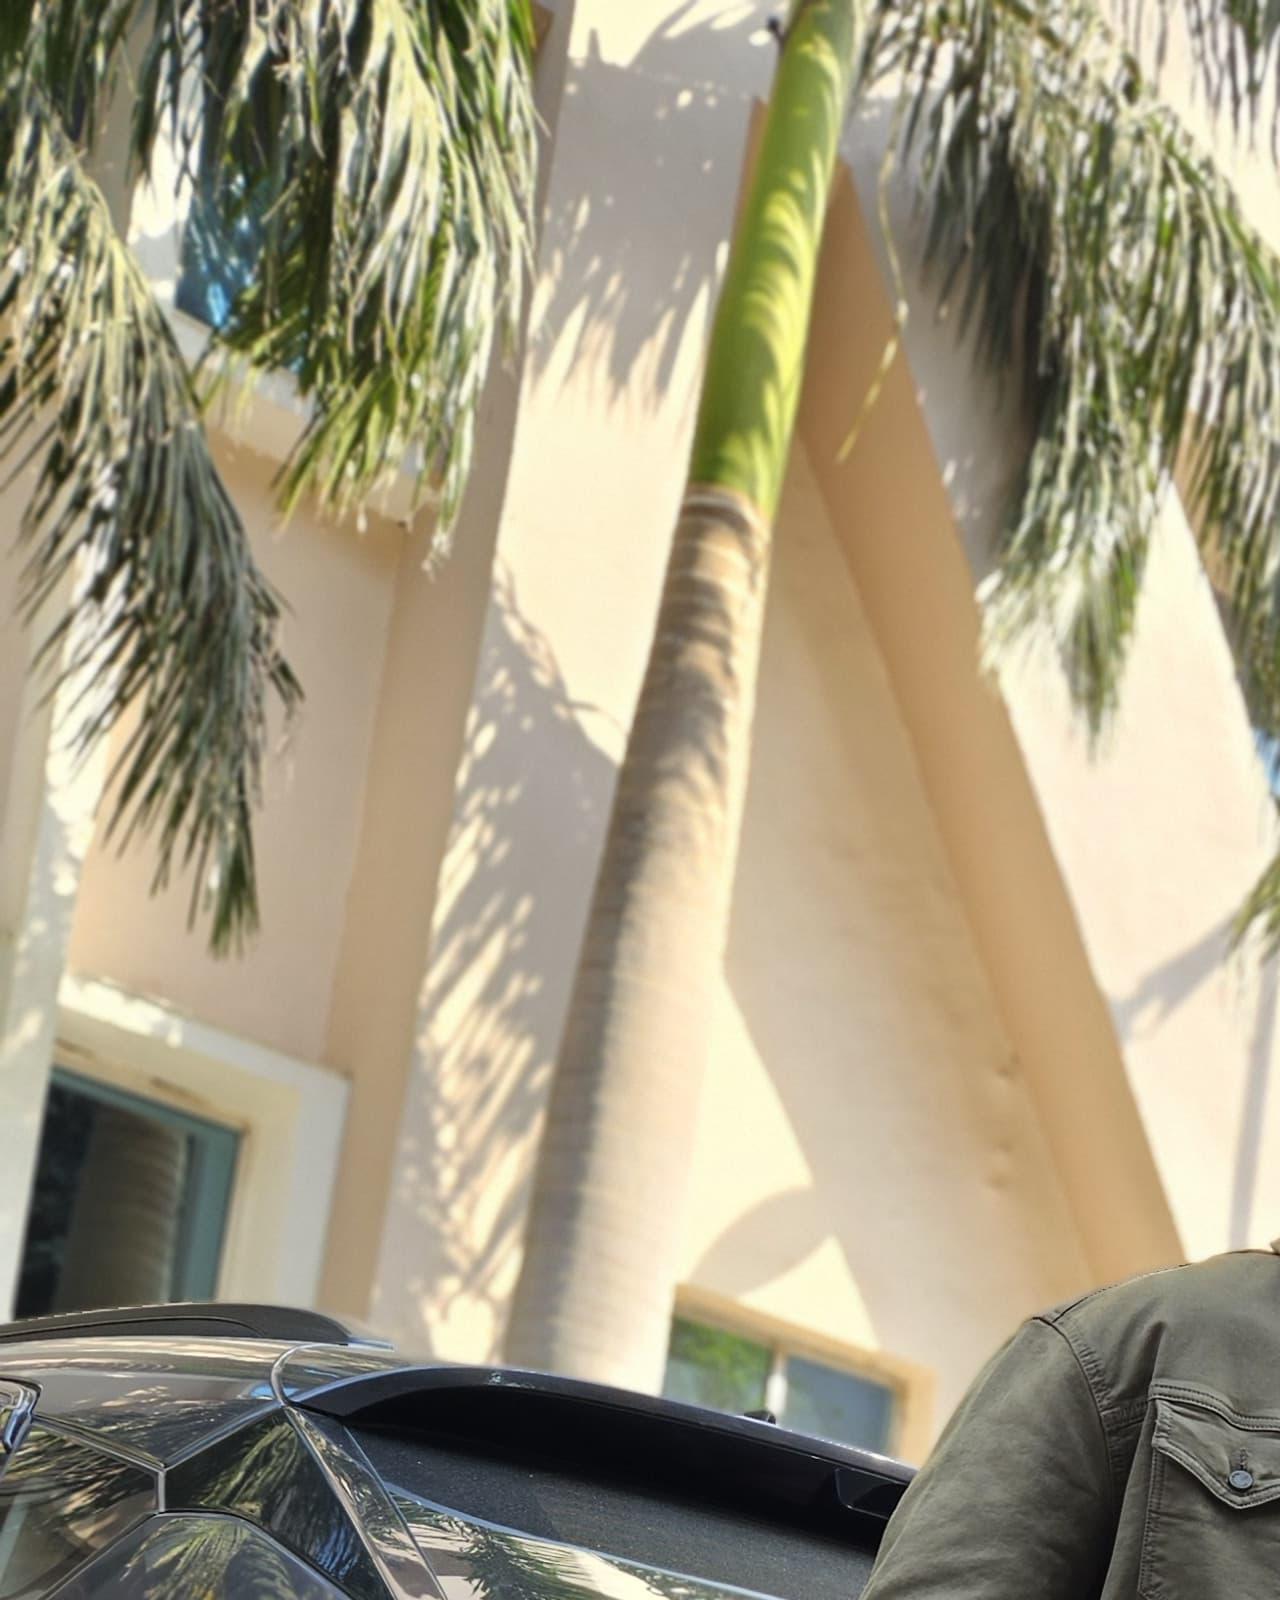
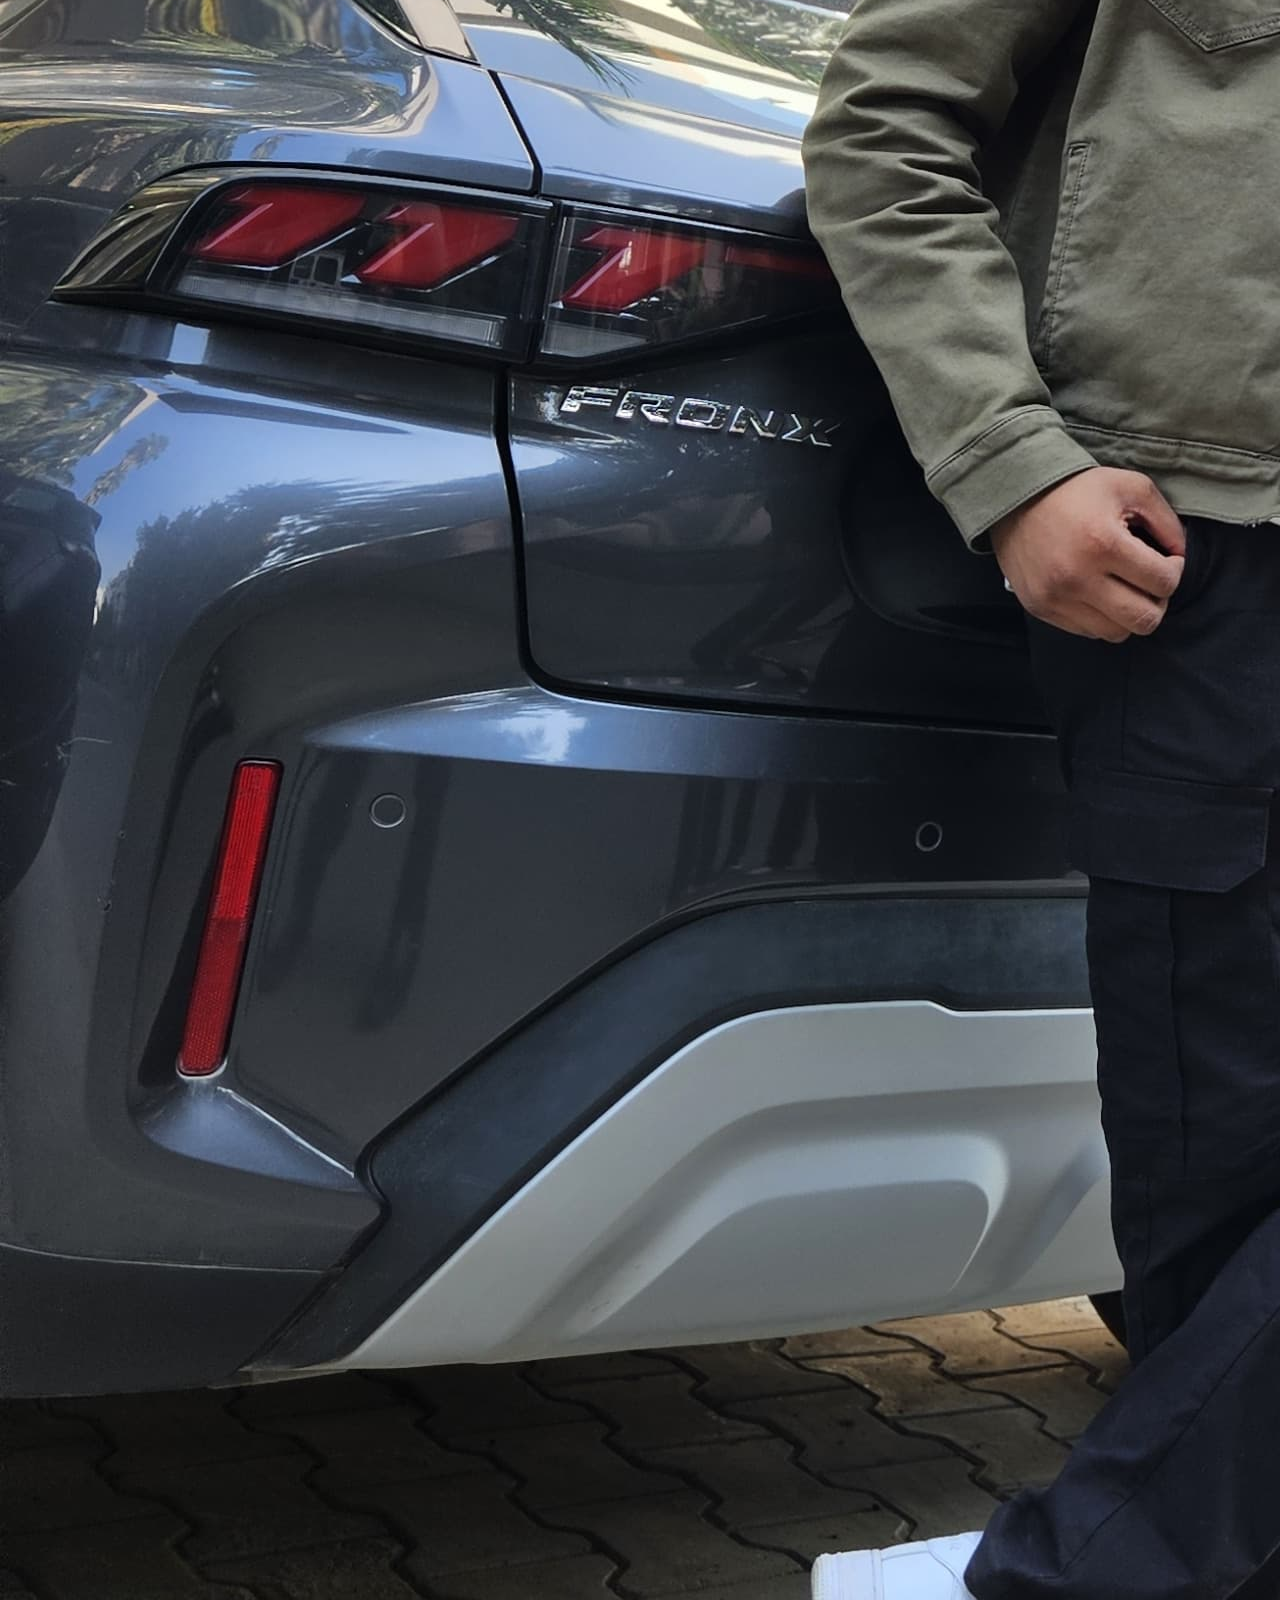
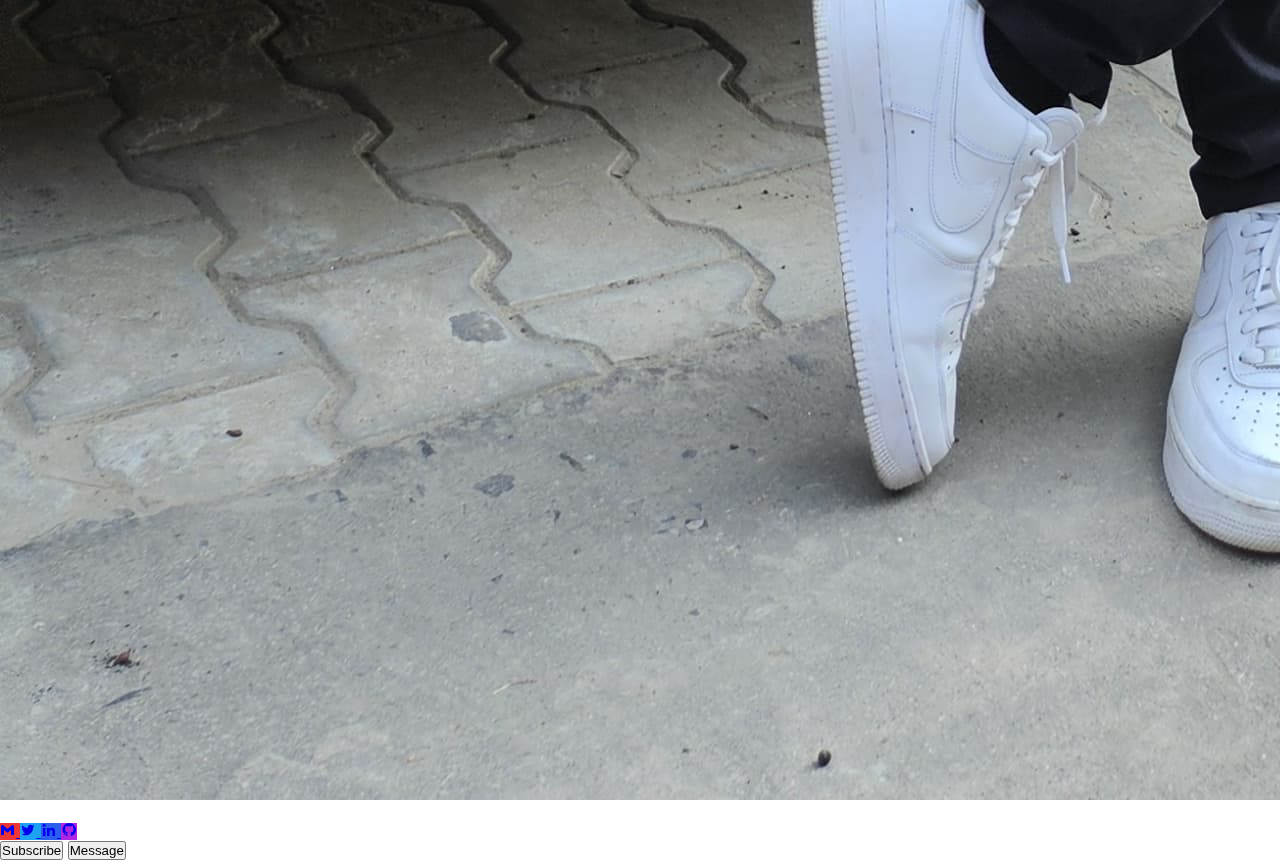
<file: index.html>
<!DOCTYPE html>
<html lang="en">
  <head>
    <meta charset="UTF-8" />
    <meta name="viewport" content="width=device-width, initial-scale=1.0" />
    <title>Profile Card UI Design</title>
    <!-- CSS -->
    <link rel="stylesheet" href="style.css" />
    <!-- Boxicons CSS -->
    <link href="https://unpkg.com/boxicons@2.1.2/css/boxicons.min.css" rel="stylesheet" />
  </head>
  <body>
    <div class="profile-card">
      <div class="image">
        <img src="profile.jpg" alt="" class="profile-img" />
      </div>
      <div class="text-data">
        <span class="name">Aditya Singh</span>
        <span class="job">student at MRIIRS</span>
      </div>
      <div class="media-buttons">
        <a href="#" style="background: #ee3535" class="link">
             <i class='bx bxl-gmail' ></i>
        </a>
        <a href="#" style="background: #1da1f2" class="link">
             <i class="bx bxl-twitter"></i>
        </a>
        <a href="#" style="background: #295eef" class="link">
             <i class='bx bxl-linkedin' ></i>
        </a>
        <a href="#" style="background: #ae25e4" class="link">
             <i class='bx bxl-github' ></i>
        </a>
      </div>
      <div class="buttons">
        <button class="button">Subscribe</button>
        <button class="button">Message</button>
      </div>
      
        </div>
      </div>
    </div>
  </body>
</html>
</file>
<file: style.css>
/* Reset & Global */
* {
    margin: 0;
    padding: 0;
    box-sizing: border-box;
    font-family: 'Poppins', sans-serif;
}

:root {
    --primary: #1e3a8a;
    --accent: #3b82f6;
    --light: #e0f2fe;
    --bg-overlay: rgba(0, 0, 50, 0.4);
    --white: #ffffff;
    --dark: #1f2937;
}

/* Background with Overlay */
body {
    min-height: 100vh;
    background: url('https://images.unsplash.com/photo-1600891964599-f61ba0e24092') no-repeat center center/cover;
    position: relative;
    color: var(--white);
    display: flex;
    flex-direction: column;
}

body::before {
    content: "";
    position: fixed;
    top: 0; left: 0;
    width: 100%; height: 100%;
    background: var(--bg-overlay);
    z-index: -1;
}

/* Header */
header {
    background-color: rgba(200, 164, 32, 0.8);
    display: flex;
    justify-content: space-between;
    align-items: center;
    padding: 1rem 2rem;
    flex-wrap: wrap;
    backdrop-filter: blur(10px);
    animation: slideInDown 0.8s ease-out;
}

.logo img {
    height: 70px;
    width: auto;
    border-radius: 8px;
    transition: transform 0.3s ease;
}

.logo img:hover {
    transform: scale(1.05);
}

header ul {
    display: flex;
    list-style: none;
    gap: 1.5rem;
    flex-wrap: wrap;
}

header ul li {
    cursor: pointer;
    font-weight: 600;
    transition: color 0.3s ease;
    position: relative;
}

header ul li::after {
    content: '';
    position: absolute;
    height: 2px;
    width: 0;
    background-color: var(--white);
    bottom: -4px;
    left: 0;
    transition: width 0.3s ease;
}

header ul li:hover {
    color: var(--accent);
}

header ul li:hover::after {
    width: 100%;
}

/* Main Section */
main {
    flex: 1;
    display: flex;
    flex-direction: column;
    align-items: center;
    justify-content: center;
    text-align: center;
    padding: 4rem 2rem;
    animation: fadeIn 1.2s ease;
}

main img {
    width: 160px;
    height: 160px;
    object-fit: fit;
    border-radius: 20px;
    margin-bottom: 1rem;
    box-shadow: 0 6px 20px rgba(0,0,0,0.3);
}

main p {
    font-size: 1.8rem;
    font-weight: 500;
    color: var(--light);
    margin-bottom: 2rem;
}

/* Search Box */
main input[type="text"] {
    padding: 0.8rem 1.2rem;
    width: 90%;
    max-width: 400px;
    border: none;
    border-radius: 8px;
    font-size: 1rem;
    outline: none;
    transition: all 0.3s ease;
    background-color: rgba(255, 255, 255, 0.9);
    color: var(--dark);
}

main input[type="text"]::placeholder {
    color: #555;
}

main input[type="text"]:focus {
    box-shadow: 0 0 10px var(--accent);
}

/* Footer */
footer {
    background-color: rgba(204, 192, 25, 0.85);
    color: var(--white);
    text-align: center;
    padding: 1rem;
    font-size: 0.9rem;
    backdrop-filter: blur(8px);
}

/* Animations */
@keyframes slideInDown {
    from {
        transform: translateY(-100%);
        opacity: 0;
    }
    to {
        transform: translateY(0);
        opacity: 1;
    }
}

@keyframes fadeIn {
    from {
        opacity: 0;
        transform: scale(0.97);
    }
    to {
        opacity: 1;
        transform: scale(1);
    }
}

/* Responsive */
@media (max-width: 600px) {
    header {
        flex-direction: column;
        text-align: center;
    }

    header ul {
        justify-content: center;
        margin-top: 1rem;
    }

    main p {
        font-size: 1.4rem;
    }
}
</file>
